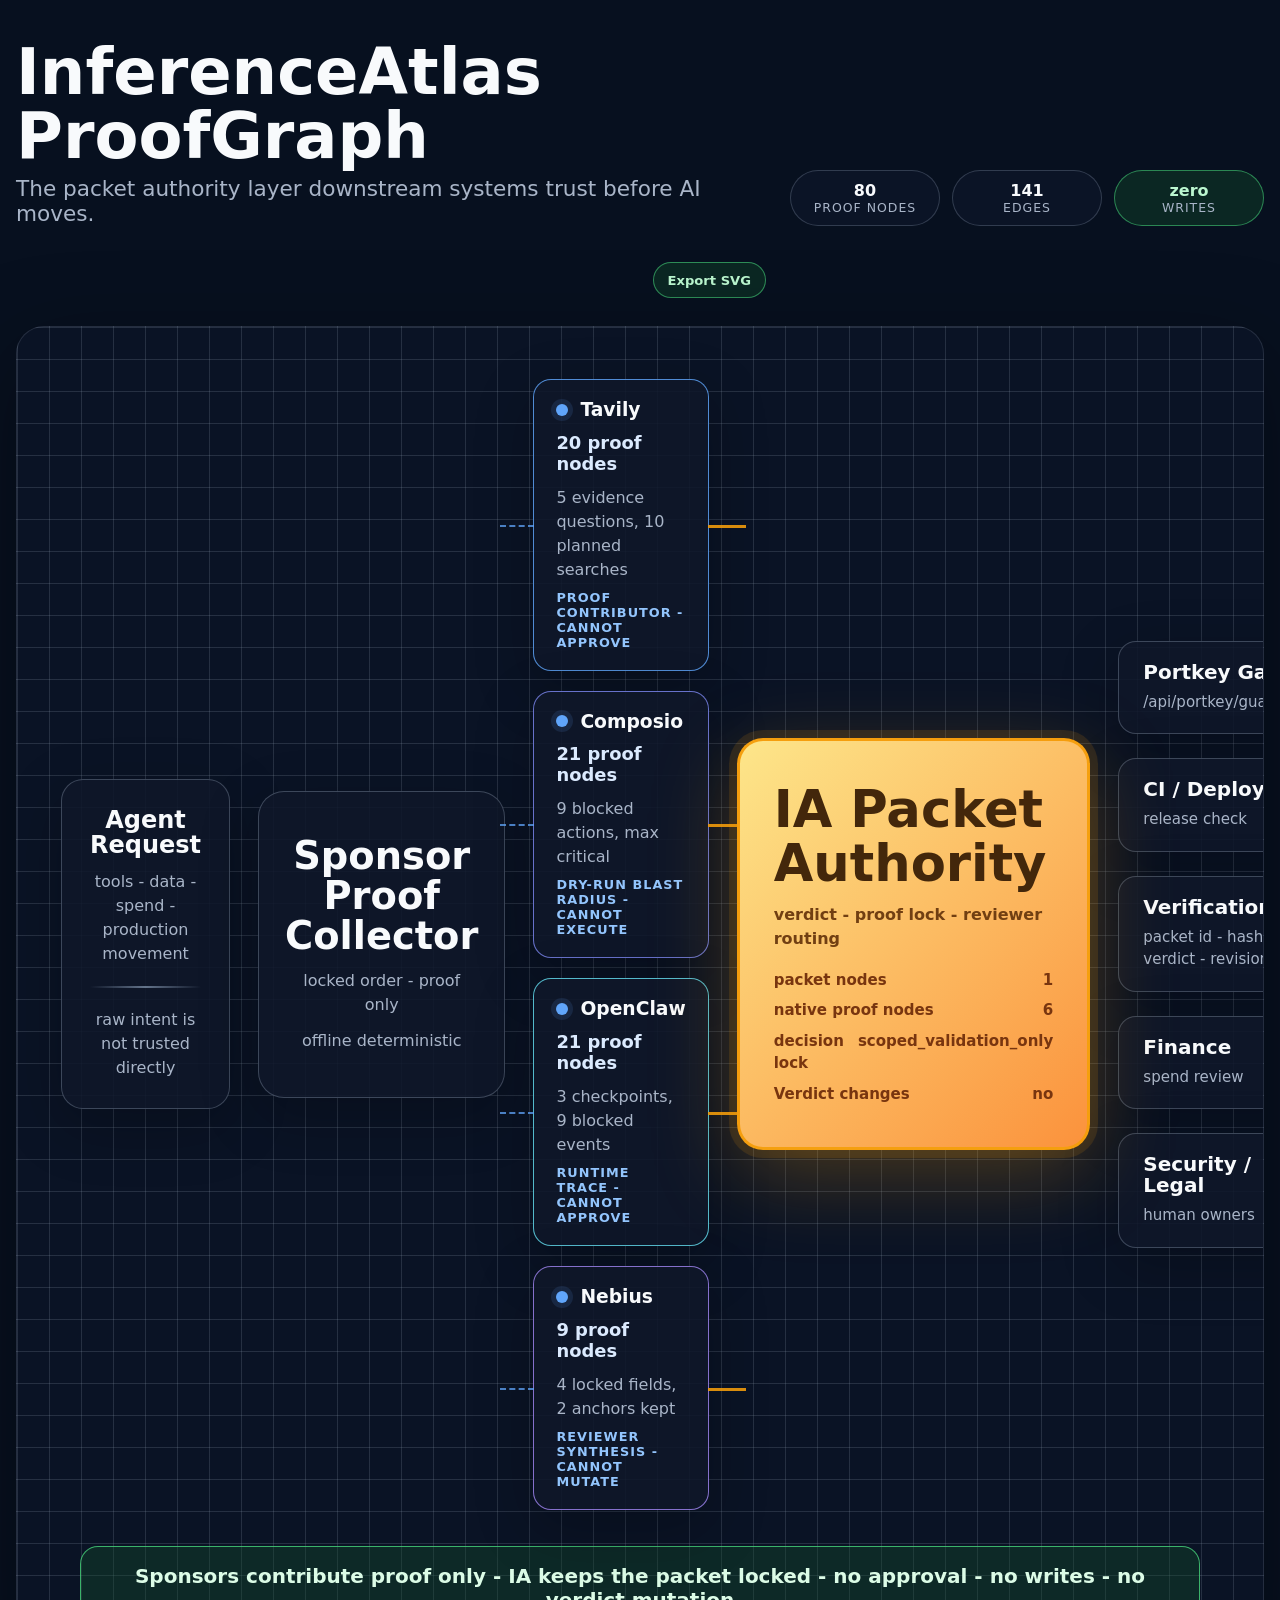
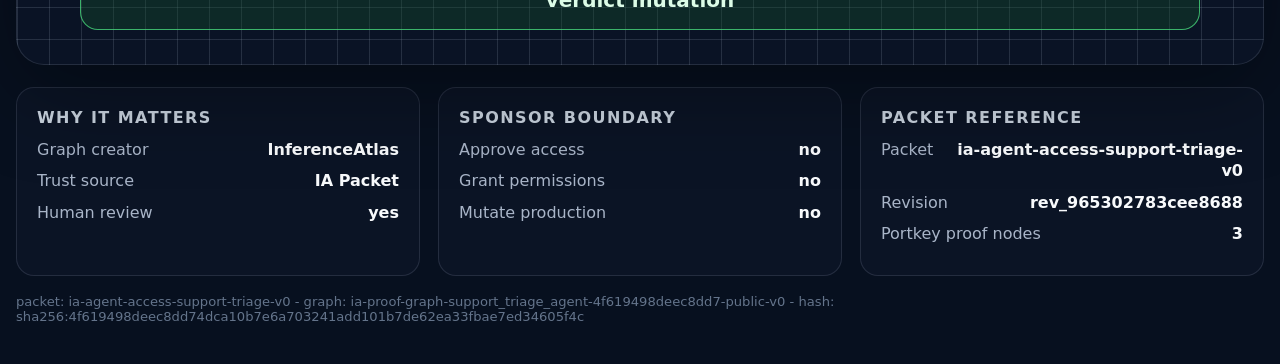
<file: examples/generated/proofgraph.html>
<!doctype html>
<html lang="en">
<head>
  <meta charset="utf-8">
  <meta name="viewport" content="width=device-width, initial-scale=1">
  <title>InferenceAtlas ProofGraph</title>
  <style>
    :root {
      color-scheme: dark;
      --bg: #07101f;
      --panel: #0c1628;
      --panel-strong: #101b31;
      --line: #334155;
      --line-soft: rgba(148, 163, 184, 0.2);
      --text: #f8fafc;
      --muted: #a9b5c8;
      --blue: #60a5fa;
      --cyan: #67e8f9;
      --violet: #a78bfa;
      --amber: #f59e0b;
      --amber-light: #fde68a;
      --green: #4ade80;
    }
    * { box-sizing: border-box; }
    body {
      margin: 0;
      min-height: 100vh;
      background: var(--bg);
      color: var(--text);
      font-family: Inter, ui-sans-serif, system-ui, -apple-system, BlinkMacSystemFont, "Segoe UI", sans-serif;
      letter-spacing: 0;
    }
    main {
      width: min(1480px, calc(100vw - 32px));
      margin: 0 auto;
      padding: 40px 0;
    }
    header {
      display: grid;
      grid-template-columns: minmax(0, 1fr) auto;
      gap: 24px;
      align-items: end;
      margin-bottom: 28px;
    }
    h1 {
      margin: 0 0 8px;
      font-size: clamp(2.2rem, 5vw, 4.4rem);
      line-height: 1;
      font-weight: 740;
    }
    .lede {
      margin: 0;
      color: var(--muted);
      font-size: clamp(1rem, 2vw, 1.35rem);
      max-width: 850px;
    }
    .stats {
      display: flex;
      flex-wrap: wrap;
      justify-content: flex-end;
      gap: 12px;
    }
    .actions {
      display: flex;
      justify-content: flex-end;
      gap: 10px;
      margin-top: 12px;
    }
    .actions a {
      display: inline-flex;
      align-items: center;
      min-height: 36px;
      border: 1px solid rgba(148, 163, 184, 0.3);
      border-radius: 999px;
      padding: 0 14px;
      color: var(--text);
      background: rgba(15, 23, 42, 0.72);
      text-decoration: none;
      font-size: 0.82rem;
      font-weight: 760;
    }
    .actions a.primary {
      border-color: rgba(74, 222, 128, 0.56);
      color: #bbf7d0;
      background: rgba(20, 83, 45, 0.35);
    }
    .stat {
      min-width: 150px;
      border: 1px solid rgba(148, 163, 184, 0.28);
      background: rgba(15, 23, 42, 0.72);
      border-radius: 999px;
      padding: 10px 18px;
      text-align: center;
      color: var(--muted);
    }
    .stat strong {
      display: block;
      color: var(--text);
      font-size: 1rem;
    }
    .stat span {
      display: block;
      font-size: 0.78rem;
      text-transform: uppercase;
      letter-spacing: 0.08em;
    }
    .stat.ok {
      border-color: rgba(74, 222, 128, 0.52);
      background: rgba(20, 83, 45, 0.35);
    }
    .stat.ok strong { color: #bbf7d0; }
    .stage {
      position: relative;
      overflow: hidden;
      border: 1px solid rgba(148, 163, 184, 0.18);
      border-radius: 28px;
      background:
        linear-gradient(var(--line-soft) 1px, transparent 1px),
        linear-gradient(90deg, var(--line-soft) 1px, transparent 1px),
        rgba(15, 23, 42, 0.58);
      background-size: 32px 32px;
      padding: 52px 44px 34px;
      box-shadow: 0 24px 90px rgba(0, 0, 0, 0.35);
    }
    .flow {
      display: grid;
      grid-template-columns: 1.1fr 1.25fr 1.45fr 1.5fr 1.18fr;
      gap: 28px;
      align-items: center;
      min-height: 610px;
    }
    .node, .collector, .packet, .sponsor-card, .downstream-card {
      border: 1px solid rgba(148, 163, 184, 0.35);
      background: rgba(15, 23, 42, 0.88);
      box-shadow: 0 18px 60px rgba(0, 0, 0, 0.24);
    }
    .node, .collector {
      border-radius: 22px;
      padding: 28px;
      text-align: center;
    }
    .node h2, .collector h2, .packet h2, .downstream-card h3, .sponsor-card h3 {
      margin: 0;
      line-height: 1.05;
    }
    .node p, .collector p, .packet p, .downstream-card p, .sponsor-card p {
      margin: 12px 0 0;
      color: var(--muted);
      line-height: 1.5;
    }
    .collector {
      border-radius: 26px;
      padding: 44px 26px;
    }
    .collector h2 {
      font-size: clamp(1.7rem, 3vw, 2.45rem);
    }
    .connector-line {
      width: 100%;
      height: 2px;
      background: linear-gradient(90deg, transparent, #64748b, transparent);
      margin: 20px 0;
    }
    .sponsors {
      display: grid;
      gap: 20px;
    }
    .sponsor-card {
      position: relative;
      border-radius: 18px;
      padding: 20px 22px;
    }
    .sponsor-card::before {
      content: "";
      position: absolute;
      left: -34px;
      top: 50%;
      width: 34px;
      border-top: 2px dashed rgba(96, 165, 250, 0.75);
    }
    .sponsor-card::after {
      content: "";
      position: absolute;
      right: -38px;
      top: 50%;
      width: 38px;
      border-top: 3px solid rgba(245, 158, 11, 0.88);
    }
    .sponsor-heading {
      display: flex;
      align-items: center;
      gap: 12px;
    }
    .sponsor-heading span {
      width: 12px;
      height: 12px;
      border-radius: 50%;
      background: var(--blue);
      box-shadow: 0 0 0 5px rgba(96, 165, 250, 0.12);
    }
    .sponsor-card strong {
      display: block;
      margin-top: 12px;
      font-size: 1.12rem;
      color: #dbeafe;
    }
    .sponsor-card small {
      display: block;
      margin-top: 8px;
      color: #93c5fd;
      font-size: 0.8rem;
      font-weight: 700;
      text-transform: uppercase;
      letter-spacing: 0.08em;
    }
    .sponsor-card.tavily { border-color: rgba(96, 165, 250, 0.82); }
    .sponsor-card.composio { border-color: rgba(129, 140, 248, 0.78); }
    .sponsor-card.openclaw { border-color: rgba(103, 232, 249, 0.78); }
    .sponsor-card.nebius { border-color: rgba(167, 139, 250, 0.78); }
    .packet {
      position: relative;
      border: 3px solid rgba(245, 158, 11, 0.96);
      border-radius: 26px;
      padding: 42px 34px;
      min-height: 260px;
      display: grid;
      align-content: center;
      background: linear-gradient(135deg, var(--amber-light), #fb923c);
      color: #43270b;
      box-shadow: 0 0 0 8px rgba(245, 158, 11, 0.12), 0 24px 86px rgba(245, 158, 11, 0.28);
    }
    .packet h2 {
      font-size: clamp(2rem, 4vw, 3.3rem);
      font-weight: 760;
    }
    .packet p {
      color: #713f12;
      font-weight: 650;
    }
    .packet .mini {
      margin-top: 18px;
      display: grid;
      gap: 8px;
    }
    .packet .mini p {
      margin: 0;
      display: flex;
      justify-content: space-between;
      gap: 14px;
      color: #78350f;
      font-size: 0.94rem;
    }
    .downstream {
      display: grid;
      gap: 24px;
    }
    .downstream-card {
      border-radius: 18px;
      padding: 20px 24px;
      min-height: 88px;
    }
    .downstream-card h3 { font-size: 1.25rem; }
    .downstream-card p {
      margin-top: 8px;
      font-size: 0.94rem;
    }
    .safety-banner {
      width: min(1120px, 100%);
      margin: 36px auto 0;
      border: 1px solid rgba(74, 222, 128, 0.76);
      border-radius: 18px;
      padding: 17px 22px;
      color: #dcfce7;
      background: rgba(20, 83, 45, 0.35);
      text-align: center;
      font-size: clamp(1rem, 2vw, 1.25rem);
      font-weight: 720;
    }
    .details {
      display: grid;
      grid-template-columns: repeat(3, minmax(0, 1fr));
      gap: 18px;
      margin-top: 22px;
    }
    .detail-card {
      border: 1px solid rgba(148, 163, 184, 0.18);
      border-radius: 18px;
      background: rgba(15, 23, 42, 0.62);
      padding: 20px;
    }
    .detail-card h2 {
      margin: 0 0 12px;
      font-size: 1rem;
      text-transform: uppercase;
      letter-spacing: 0.09em;
      color: #cbd5e1;
    }
    .detail-card p {
      display: flex;
      justify-content: space-between;
      gap: 18px;
      margin: 10px 0;
      color: var(--muted);
      line-height: 1.35;
    }
    .detail-card strong { color: var(--text); text-align: right; }
    footer {
      margin-top: 18px;
      color: #64748b;
      font-size: 0.82rem;
      overflow-wrap: anywhere;
    }
    @media (max-width: 1100px) {
      header { grid-template-columns: 1fr; }
      .stats { justify-content: flex-start; }
      .flow { grid-template-columns: 1fr; min-height: auto; }
      .sponsor-card::before, .sponsor-card::after { display: none; }
      .details { grid-template-columns: 1fr; }
    }
    @media (max-width: 640px) {
      main { width: min(100vw - 20px, 1480px); padding: 20px 0; }
      .stage { padding: 24px 16px; border-radius: 20px; }
      .stat { min-width: 132px; }
      .node, .collector, .packet, .sponsor-card, .downstream-card { padding: 20px; }
    }
  </style>
</head>
<body>
  <main>
    <header>
      <div>
        <h1>InferenceAtlas ProofGraph</h1>
        <p class="lede">The packet authority layer downstream systems trust before AI moves.</p>
      </div>
      <div class="stats" aria-label="ProofGraph counts">
        <span class="stat"><strong>80</strong><span>proof nodes</span></span>
        <span class="stat"><strong>141</strong><span>edges</span></span>
        <span class="stat ok"><strong>zero</strong><span>writes</span></span>
      </div>
      <div class="actions" aria-label="ProofGraph export actions">
        <a class="primary" href="/proofgraph.svg?fixture=support_triage_agent" download>Export SVG</a>
      </div>
    </header>

    <section class="stage" aria-label="InferenceAtlas ProofGraph flow">
      <div class="flow">
        <article class="node">
          <h2>Agent Request</h2>
          <p>tools - data - spend - production movement</p>
          <div class="connector-line"></div>
          <p>raw intent is not trusted directly</p>
        </article>

        <article class="collector">
          <h2>Sponsor Proof Collector</h2>
          <p>locked order - proof only</p>
          <p>offline deterministic</p>
        </article>

        <section class="sponsors" aria-label="Sponsor proof contributors">

          <article class="sponsor-card tavily">
            <div class="sponsor-heading"><span></span><h3>Tavily</h3></div>
            <strong>20 proof nodes</strong>
            <p>5 evidence questions, 10 planned searches</p>
            <small>proof contributor - cannot approve</small>
          </article>

          <article class="sponsor-card composio">
            <div class="sponsor-heading"><span></span><h3>Composio</h3></div>
            <strong>21 proof nodes</strong>
            <p>9 blocked actions, max critical</p>
            <small>dry-run blast radius - cannot execute</small>
          </article>

          <article class="sponsor-card openclaw">
            <div class="sponsor-heading"><span></span><h3>OpenClaw</h3></div>
            <strong>21 proof nodes</strong>
            <p>3 checkpoints, 9 blocked events</p>
            <small>runtime trace - cannot approve</small>
          </article>

          <article class="sponsor-card nebius">
            <div class="sponsor-heading"><span></span><h3>Nebius</h3></div>
            <strong>9 proof nodes</strong>
            <p>4 locked fields, 2 anchors kept</p>
            <small>reviewer synthesis - cannot mutate</small>
          </article>
        </section>

        <article class="packet">
          <h2>IA Packet Authority</h2>
          <p>verdict - proof lock - reviewer routing</p>
          <div class="mini">
            <p><span>packet nodes</span><strong>1</strong></p>
            <p><span>native proof nodes</span><strong>6</strong></p>
            <p><span>decision lock</span><strong>scoped_validation_only</strong></p>
            <p><span>Verdict changes</span><strong>no</strong></p>
          </div>
        </article>

        <section class="downstream" aria-label="Downstream consumers">

          <article class="downstream-card">
            <h3>Portkey Gate</h3>
            <p>/api/portkey/guardrail</p>
          </article>

          <article class="downstream-card">
            <h3>CI / Deploy</h3>
            <p>release check</p>
          </article>

          <article class="downstream-card">
            <h3>Verification</h3>
            <p>packet id - hash - verdict - revision</p>
          </article>

          <article class="downstream-card">
            <h3>Finance</h3>
            <p>spend review</p>
          </article>

          <article class="downstream-card">
            <h3>Security / Legal</h3>
            <p>human owners</p>
          </article>
        </section>
      </div>
      <div class="safety-banner">Sponsors contribute proof only - IA keeps the packet locked - no approval - no writes - no verdict mutation</div>
    </section>

    <section class="details" aria-label="ProofGraph proof summary">
      <article class="detail-card">
        <h2>Why It Matters</h2>
        <p><span>Graph creator</span><strong>InferenceAtlas</strong></p>
        <p><span>Trust source</span><strong>IA Packet</strong></p>
        <p><span>Human review</span><strong>yes</strong></p>
      </article>
      <article class="detail-card">
        <h2>Sponsor Boundary</h2>
        <p><span>Approve access</span><strong>no</strong></p>
        <p><span>Grant permissions</span><strong>no</strong></p>
        <p><span>Mutate production</span><strong>no</strong></p>
      </article>
      <article class="detail-card">
        <h2>Packet Reference</h2>
        <p><span>Packet</span><strong>ia-agent-access-support-triage-v0</strong></p>
        <p><span>Revision</span><strong>rev_965302783cee8688</strong></p>
        <p><span>Portkey proof nodes</span><strong>3</strong></p>
      </article>
    </section>

    <footer>
      packet: ia-agent-access-support-triage-v0 - graph: ia-proof-graph-support_triage_agent-4f619498deec8dd7-public-v0 - hash: sha256:4f619498deec8dd74dca10b7e6a703241add101b7de62ea33fbae7ed34605f4c
    </footer>
  </main>
</body>
</html>
</file>
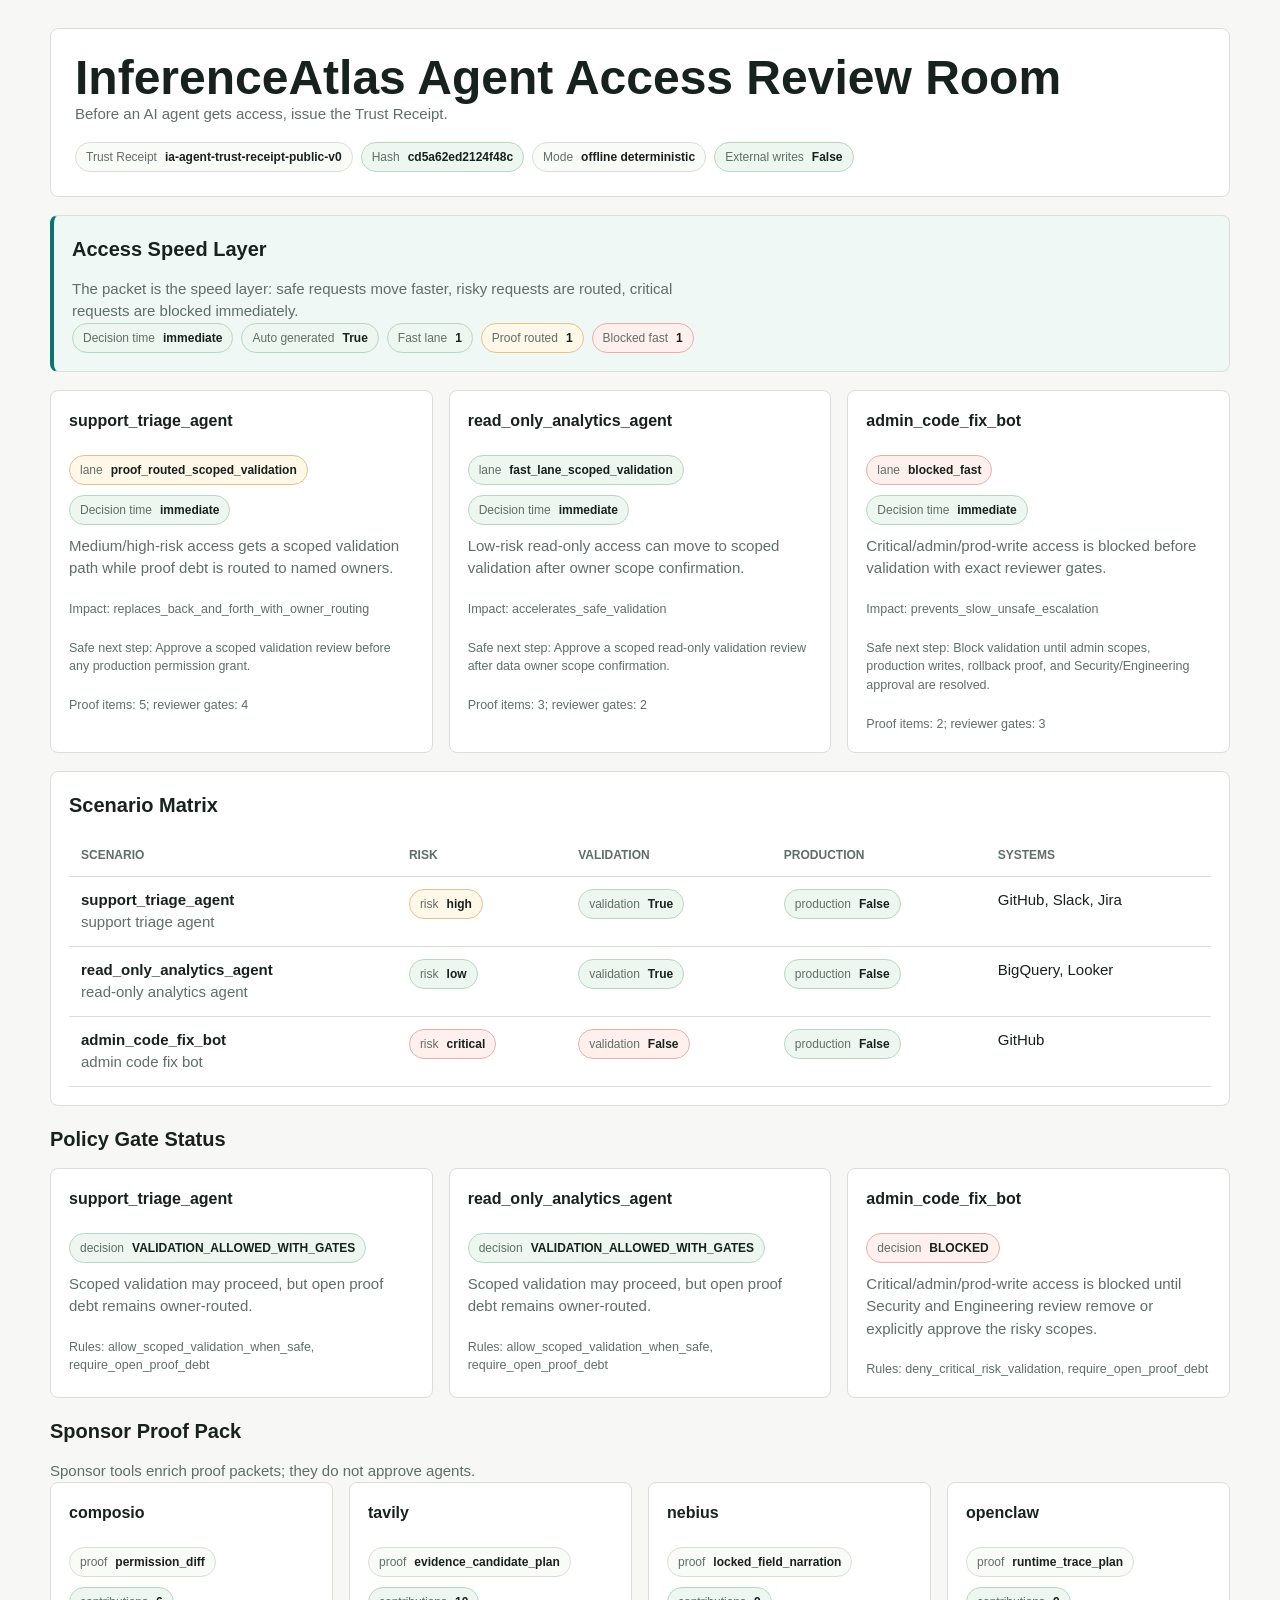
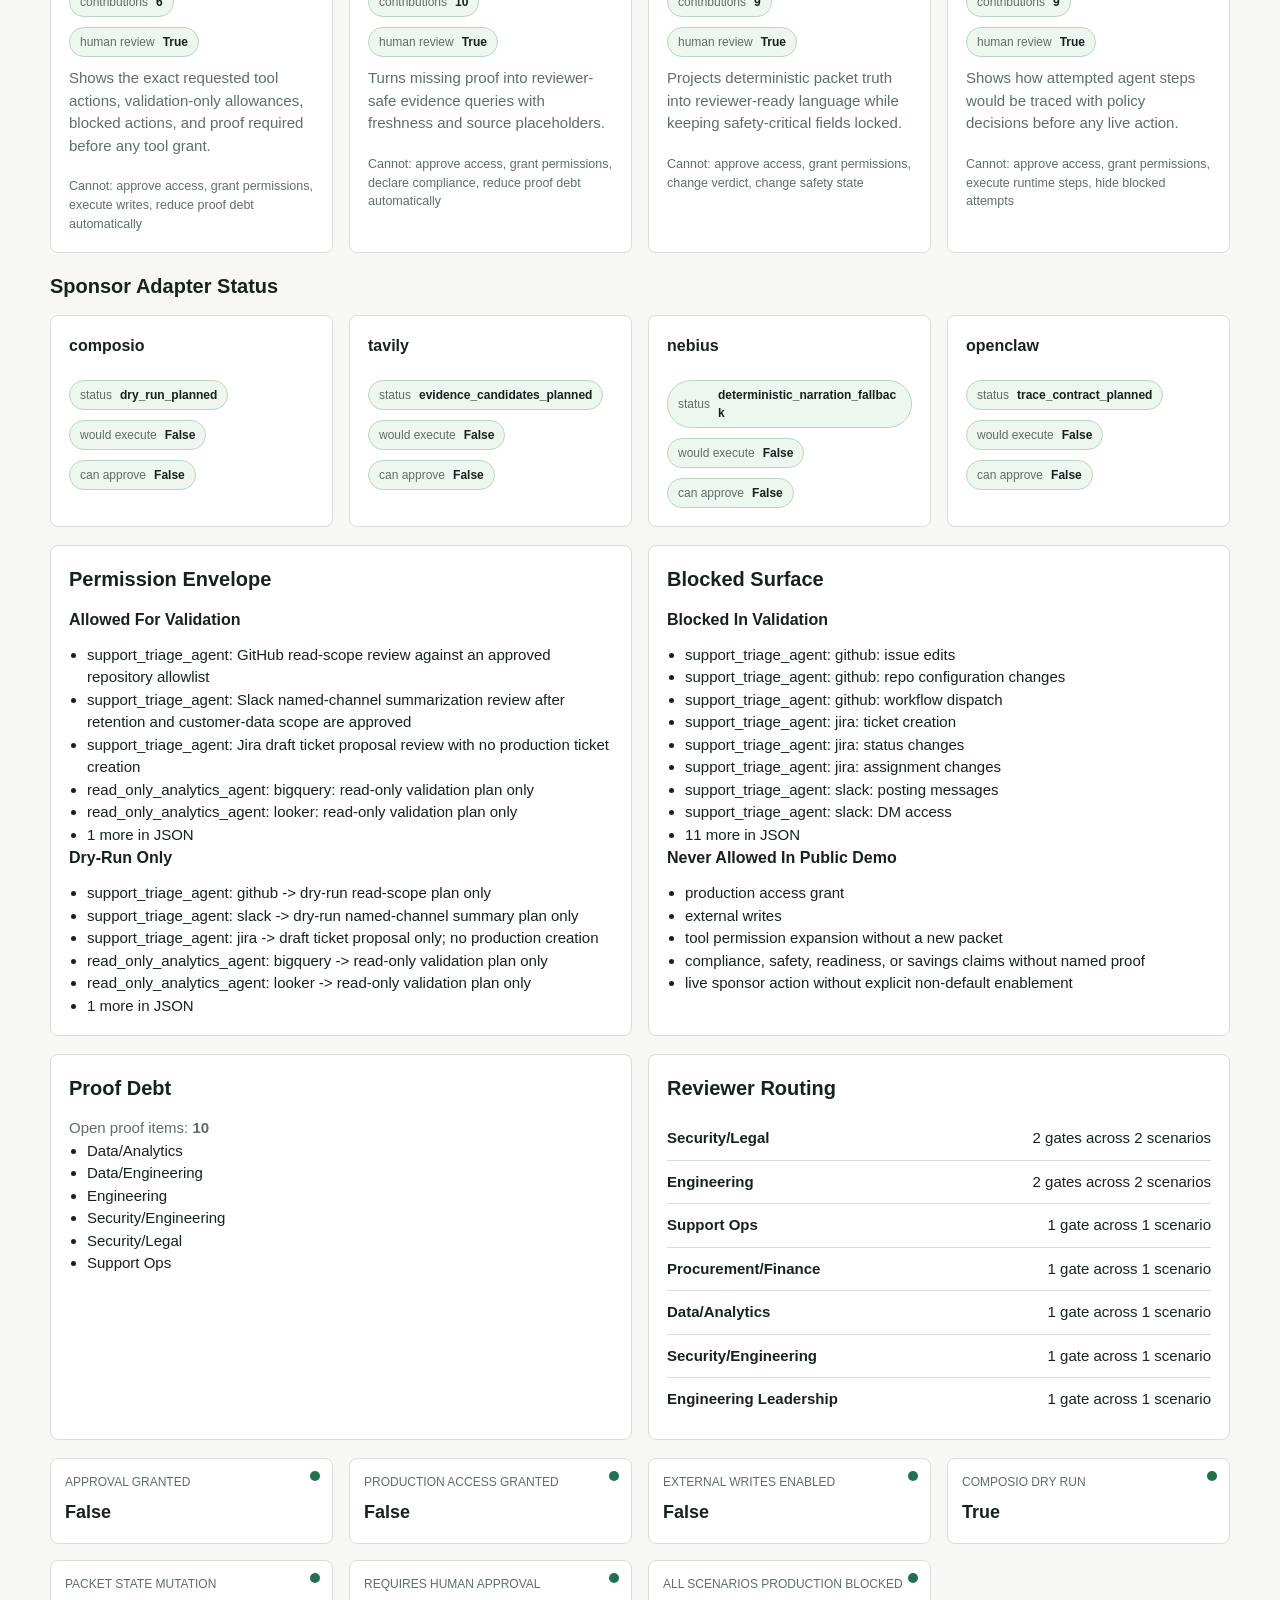
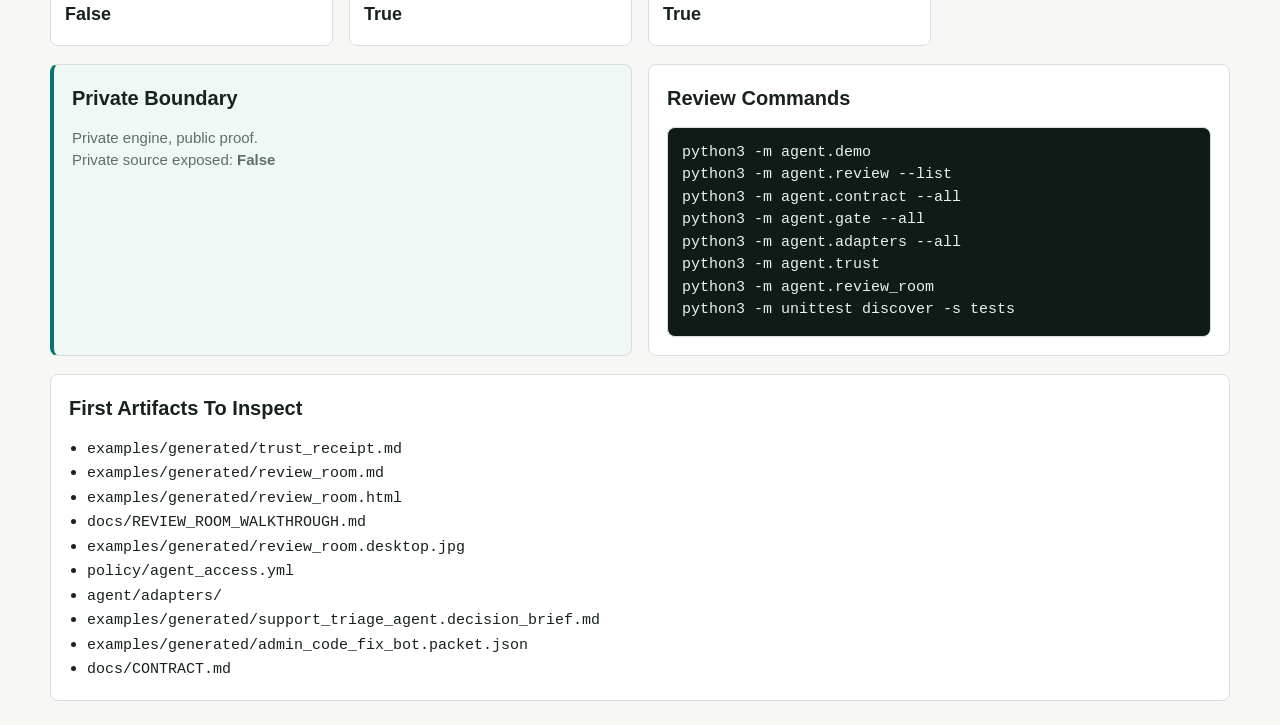
<file: examples/generated/review_room.html>
<!doctype html>
<html lang="en">
<head>
  <meta charset="utf-8">
  <meta name="viewport" content="width=device-width, initial-scale=1">
  <title>InferenceAtlas Agent Access Review Room</title>
  <style>
    :root {
      color-scheme: light;
      --bg: #f7f8f5;
      --surface: #ffffff;
      --ink: #17211d;
      --muted: #5f6e67;
      --line: #d9ded8;
      --teal: #08766f;
      --green: #20724f;
      --amber: #a66412;
      --red: #b63535;
      --blue: #315e9f;
    }
    * { box-sizing: border-box; }
    body {
      margin: 0;
      background: var(--bg);
      color: var(--ink);
      font: 15px/1.5 -apple-system, BlinkMacSystemFont, "Segoe UI", sans-serif;
    }
    main { width: min(1180px, calc(100vw - 32px)); margin: 0 auto; padding: 28px 0 44px; }
    header {
      border: 1px solid var(--line);
      background: var(--surface);
      border-radius: 8px;
      padding: 24px;
      display: grid;
      gap: 16px;
    }
    h1 { margin: 0; font-size: clamp(28px, 4vw, 48px); line-height: 1.05; letter-spacing: 0; }
    h2 { margin: 0 0 14px; font-size: 20px; letter-spacing: 0; }
    h3 { margin: 0 0 12px; font-size: 16px; letter-spacing: 0; }
    p { margin: 0; color: var(--muted); max-width: 76ch; }
    code, pre { font-family: ui-monospace, SFMono-Regular, Menlo, Consolas, monospace; }
    pre { margin: 0; white-space: pre-wrap; border: 1px solid var(--line); border-radius: 8px; padding: 14px; background: #101a17; color: #e9f2ed; }
    table { width: 100%; border-collapse: collapse; }
    th, td { text-align: left; padding: 12px; border-bottom: 1px solid var(--line); vertical-align: top; }
    th { font-size: 12px; color: var(--muted); text-transform: uppercase; }
    td span { display: block; color: var(--muted); }
    ul { margin: 0; padding-left: 18px; }
    li, code { overflow-wrap: anywhere; }
    small { display: block; color: var(--muted); margin-top: 10px; }
    .hash { display: flex; flex-wrap: wrap; gap: 8px; align-items: center; }
    .grid { display: grid; gap: 16px; }
    .two { grid-template-columns: repeat(2, minmax(0, 1fr)); }
    .three { grid-template-columns: repeat(3, minmax(0, 1fr)); }
    .four { grid-template-columns: repeat(4, minmax(0, 1fr)); }
    .section { margin-top: 18px; }
    .panel {
      border: 1px solid var(--line);
      background: var(--surface);
      border-radius: 8px;
      padding: 18px;
      min-width: 0;
    }
    .compact { display: grid; gap: 10px; align-content: start; }
    .pill {
      display: inline-flex;
      align-items: center;
      gap: 8px;
      width: fit-content;
      max-width: 100%;
      border: 1px solid var(--line);
      border-radius: 999px;
      padding: 5px 10px;
      background: #f9fbf7;
      color: var(--muted);
      font-size: 12px;
    }
    .pill strong { color: var(--ink); overflow-wrap: anywhere; }
    .pill span { display: inline; color: inherit; }
    .pill.ok { border-color: #b7d7c2; background: #edf7ef; }
    .pill.warn { border-color: #e1c28e; background: #fff7e7; }
    .pill.danger { border-color: #e6b0aa; background: #fff0ee; }
    .metric { position: relative; border: 1px solid var(--line); border-radius: 8px; padding: 14px; background: var(--surface); min-height: 86px; }
    .metric span { display: block; color: var(--muted); font-size: 12px; text-transform: uppercase; margin-bottom: 8px; }
    .metric strong { font-size: 18px; overflow-wrap: anywhere; }
    .metric i { position: absolute; right: 12px; top: 12px; width: 10px; height: 10px; border-radius: 50%; background: var(--green); }
    .metric i.danger { background: var(--red); }
    .callout { border-left: 4px solid var(--teal); background: #eff8f4; }
    .dangerText { color: var(--red); font-weight: 700; }
    .ownerLine { display: flex; justify-content: space-between; gap: 12px; border-bottom: 1px solid var(--line); padding: 10px 0; }
    .ownerLine:last-child { border-bottom: 0; }
    @media (max-width: 840px) {
      main { width: min(100vw - 20px, 1180px); padding-top: 10px; }
      header { padding: 18px; }
      .two, .three, .four { grid-template-columns: 1fr; }
      table, thead, tbody, tr, th, td { display: block; width: 100%; }
      thead { display: none; }
      tr { border-bottom: 1px solid var(--line); padding: 10px 0; }
      tr:last-child { border-bottom: 0; }
      td {
        border-bottom: 0;
        padding: 8px 0;
        display: flex;
        justify-content: space-between;
        gap: 12px;
      }
      td::before {
        content: attr(data-label);
        flex: 0 0 88px;
        color: var(--muted);
        font-size: 12px;
        font-weight: 700;
        text-transform: uppercase;
      }
      td:first-child { display: block; }
      td:first-child::before { display: block; margin-bottom: 4px; }
      th:nth-child(5), td:nth-child(5) { display: none; }
    }
  </style>
</head>
<body>
<main>
  <header>
    <div>
      <h1>InferenceAtlas Agent Access Review Room</h1>
      <p>Before an AI agent gets access, issue the Trust Receipt.</p>
    </div>
    <div class="hash">
      <span class="pill neutral"><span>Trust Receipt</span><strong>ia-agent-trust-receipt-public-v0</strong></span>
      <span class="pill ok"><span>Hash</span><strong>cd5a62ed2124f48c</strong></span>
      <span class="pill neutral"><span>Mode</span><strong>offline deterministic</strong></span>
      <span class="pill ok"><span>External writes</span><strong>False</strong></span>
    </div>
  </header>

  <section class="section panel callout">
    <h2>Access Speed Layer</h2>
    <p>The packet is the speed layer: safe requests move faster, risky requests are routed, critical requests are blocked immediately.</p>
    <div class="hash">
      <span class="pill ok"><span>Decision time</span><strong>immediate</strong></span>
      <span class="pill ok"><span>Auto generated</span><strong>True</strong></span>
      <span class="pill ok"><span>Fast lane</span><strong>1</strong></span>
      <span class="pill warn"><span>Proof routed</span><strong>1</strong></span>
      <span class="pill danger"><span>Blocked fast</span><strong>1</strong></span>
    </div>
  </section>

  <section class="section">
    <div class="grid three">
      <article class="panel compact"><h3>support_triage_agent</h3><span class="pill warn"><span>lane</span><strong>proof_routed_scoped_validation</strong></span><span class="pill ok"><span>Decision time</span><strong>immediate</strong></span><p>Medium/high-risk access gets a scoped validation path while proof debt is routed to named owners.</p><small>Impact: replaces_back_and_forth_with_owner_routing</small><small>Safe next step: Approve a scoped validation review before any production permission grant.</small><small>Proof items: 5; reviewer gates: 4</small></article>
<article class="panel compact"><h3>read_only_analytics_agent</h3><span class="pill ok"><span>lane</span><strong>fast_lane_scoped_validation</strong></span><span class="pill ok"><span>Decision time</span><strong>immediate</strong></span><p>Low-risk read-only access can move to scoped validation after owner scope confirmation.</p><small>Impact: accelerates_safe_validation</small><small>Safe next step: Approve a scoped read-only validation review after data owner scope confirmation.</small><small>Proof items: 3; reviewer gates: 2</small></article>
<article class="panel compact"><h3>admin_code_fix_bot</h3><span class="pill danger"><span>lane</span><strong>blocked_fast</strong></span><span class="pill ok"><span>Decision time</span><strong>immediate</strong></span><p>Critical/admin/prod-write access is blocked before validation with exact reviewer gates.</p><small>Impact: prevents_slow_unsafe_escalation</small><small>Safe next step: Block validation until admin scopes, production writes, rollback proof, and Security/Engineering approval are resolved.</small><small>Proof items: 2; reviewer gates: 3</small></article>
    </div>
  </section>

  <section class="section panel">
    <h2>Scenario Matrix</h2>
    <table>
      <thead><tr><th>Scenario</th><th>Risk</th><th>Validation</th><th>Production</th><th>Systems</th></tr></thead>
      <tbody><tr><td data-label="Scenario"><strong>support_triage_agent</strong><span>support triage agent</span></td><td data-label="Risk"><span class="pill warn"><span>risk</span><strong>high</strong></span></td><td data-label="Validation"><span class="pill ok"><span>validation</span><strong>True</strong></span></td><td data-label="Production"><span class="pill ok"><span>production</span><strong>False</strong></span></td><td data-label="Systems">GitHub, Slack, Jira</td></tr>
<tr><td data-label="Scenario"><strong>read_only_analytics_agent</strong><span>read-only analytics agent</span></td><td data-label="Risk"><span class="pill ok"><span>risk</span><strong>low</strong></span></td><td data-label="Validation"><span class="pill ok"><span>validation</span><strong>True</strong></span></td><td data-label="Production"><span class="pill ok"><span>production</span><strong>False</strong></span></td><td data-label="Systems">BigQuery, Looker</td></tr>
<tr><td data-label="Scenario"><strong>admin_code_fix_bot</strong><span>admin code fix bot</span></td><td data-label="Risk"><span class="pill danger"><span>risk</span><strong>critical</strong></span></td><td data-label="Validation"><span class="pill danger"><span>validation</span><strong>False</strong></span></td><td data-label="Production"><span class="pill ok"><span>production</span><strong>False</strong></span></td><td data-label="Systems">GitHub</td></tr></tbody>
    </table>
  </section>

  <section class="section">
    <h2>Policy Gate Status</h2>
    <div class="grid three">
      <article class="panel compact"><h3>support_triage_agent</h3><span class="pill ok"><span>decision</span><strong>VALIDATION_ALLOWED_WITH_GATES</strong></span><p>Scoped validation may proceed, but open proof debt remains owner-routed.</p><small>Rules: allow_scoped_validation_when_safe, require_open_proof_debt</small></article>
<article class="panel compact"><h3>read_only_analytics_agent</h3><span class="pill ok"><span>decision</span><strong>VALIDATION_ALLOWED_WITH_GATES</strong></span><p>Scoped validation may proceed, but open proof debt remains owner-routed.</p><small>Rules: allow_scoped_validation_when_safe, require_open_proof_debt</small></article>
<article class="panel compact"><h3>admin_code_fix_bot</h3><span class="pill danger"><span>decision</span><strong>BLOCKED</strong></span><p>Critical/admin/prod-write access is blocked until Security and Engineering review remove or explicitly approve the risky scopes.</p><small>Rules: deny_critical_risk_validation, require_open_proof_debt</small></article>
    </div>
  </section>

  <section class="section">
    <h2>Sponsor Proof Pack</h2>
    <p>Sponsor tools enrich proof packets; they do not approve agents.</p>
    <div class="grid four">
      <article class="panel compact"><h3>composio</h3><span class="pill neutral"><span>proof</span><strong>permission_diff</strong></span><span class="pill ok"><span>contributions</span><strong>6</strong></span><span class="pill ok"><span>human review</span><strong>True</strong></span><p>Shows the exact requested tool actions, validation-only allowances, blocked actions, and proof required before any tool grant.</p><small>Cannot: approve access, grant permissions, execute writes, reduce proof debt automatically</small></article>
<article class="panel compact"><h3>tavily</h3><span class="pill neutral"><span>proof</span><strong>evidence_candidate_plan</strong></span><span class="pill ok"><span>contributions</span><strong>10</strong></span><span class="pill ok"><span>human review</span><strong>True</strong></span><p>Turns missing proof into reviewer-safe evidence queries with freshness and source placeholders.</p><small>Cannot: approve access, grant permissions, declare compliance, reduce proof debt automatically</small></article>
<article class="panel compact"><h3>nebius</h3><span class="pill neutral"><span>proof</span><strong>locked_field_narration</strong></span><span class="pill ok"><span>contributions</span><strong>9</strong></span><span class="pill ok"><span>human review</span><strong>True</strong></span><p>Projects deterministic packet truth into reviewer-ready language while keeping safety-critical fields locked.</p><small>Cannot: approve access, grant permissions, change verdict, change safety state</small></article>
<article class="panel compact"><h3>openclaw</h3><span class="pill neutral"><span>proof</span><strong>runtime_trace_plan</strong></span><span class="pill ok"><span>contributions</span><strong>9</strong></span><span class="pill ok"><span>human review</span><strong>True</strong></span><p>Shows how attempted agent steps would be traced with policy decisions before any live action.</p><small>Cannot: approve access, grant permissions, execute runtime steps, hide blocked attempts</small></article>
    </div>
  </section>

  <section class="section">
    <h2>Sponsor Adapter Status</h2>
    <div class="grid four">
      <article class="panel compact"><h3>composio</h3><span class="pill ok"><span>status</span><strong>dry_run_planned</strong></span><span class="pill ok"><span>would execute</span><strong>False</strong></span><span class="pill ok"><span>can approve</span><strong>False</strong></span></article>
<article class="panel compact"><h3>tavily</h3><span class="pill ok"><span>status</span><strong>evidence_candidates_planned</strong></span><span class="pill ok"><span>would execute</span><strong>False</strong></span><span class="pill ok"><span>can approve</span><strong>False</strong></span></article>
<article class="panel compact"><h3>nebius</h3><span class="pill ok"><span>status</span><strong>deterministic_narration_fallback</strong></span><span class="pill ok"><span>would execute</span><strong>False</strong></span><span class="pill ok"><span>can approve</span><strong>False</strong></span></article>
<article class="panel compact"><h3>openclaw</h3><span class="pill ok"><span>status</span><strong>trace_contract_planned</strong></span><span class="pill ok"><span>would execute</span><strong>False</strong></span><span class="pill ok"><span>can approve</span><strong>False</strong></span></article>
    </div>
  </section>

  <section class="section grid two">
    <article class="panel">
      <h2>Permission Envelope</h2>
      <h3>Allowed For Validation</h3>
      <ul><li>support_triage_agent: GitHub read-scope review against an approved repository allowlist</li><li>support_triage_agent: Slack named-channel summarization review after retention and customer-data scope are approved</li><li>support_triage_agent: Jira draft ticket proposal review with no production ticket creation</li><li>read_only_analytics_agent: bigquery: read-only validation plan only</li><li>read_only_analytics_agent: looker: read-only validation plan only</li><li>1 more in JSON</li></ul>
      <h3>Dry-Run Only</h3>
      <ul><li>support_triage_agent: github -&gt; dry-run read-scope plan only</li><li>support_triage_agent: slack -&gt; dry-run named-channel summary plan only</li><li>support_triage_agent: jira -&gt; draft ticket proposal only; no production creation</li><li>read_only_analytics_agent: bigquery -&gt; read-only validation plan only</li><li>read_only_analytics_agent: looker -&gt; read-only validation plan only</li><li>1 more in JSON</li></ul>
    </article>
    <article class="panel">
      <h2>Blocked Surface</h2>
      <h3>Blocked In Validation</h3>
      <ul><li>support_triage_agent: github: issue edits</li><li>support_triage_agent: github: repo configuration changes</li><li>support_triage_agent: github: workflow dispatch</li><li>support_triage_agent: jira: ticket creation</li><li>support_triage_agent: jira: status changes</li><li>support_triage_agent: jira: assignment changes</li><li>support_triage_agent: slack: posting messages</li><li>support_triage_agent: slack: DM access</li><li>11 more in JSON</li></ul>
      <h3>Never Allowed In Public Demo</h3>
      <ul><li>production access grant</li><li>external writes</li><li>tool permission expansion without a new packet</li><li>compliance, safety, readiness, or savings claims without named proof</li><li>live sponsor action without explicit non-default enablement</li></ul>
    </article>
  </section>

  <section class="section grid two">
    <article class="panel">
      <h2>Proof Debt</h2>
      <p>Open proof items: <strong>10</strong></p>
      <ul><li>Data/Analytics</li><li>Data/Engineering</li><li>Engineering</li><li>Security/Engineering</li><li>Security/Legal</li><li>Support Ops</li></ul>
    </article>
    <article class="panel">
      <h2>Reviewer Routing</h2>
      <div class="ownerLine"><strong>Security/Legal</strong><span>2 gates across 2 scenarios</span></div><div class="ownerLine"><strong>Engineering</strong><span>2 gates across 2 scenarios</span></div><div class="ownerLine"><strong>Support Ops</strong><span>1 gate across 1 scenario</span></div><div class="ownerLine"><strong>Procurement/Finance</strong><span>1 gate across 1 scenario</span></div><div class="ownerLine"><strong>Data/Analytics</strong><span>1 gate across 1 scenario</span></div><div class="ownerLine"><strong>Security/Engineering</strong><span>1 gate across 1 scenario</span></div><div class="ownerLine"><strong>Engineering Leadership</strong><span>1 gate across 1 scenario</span></div>
    </article>
  </section>

  <section class="section grid four">
    <div class="metric"><span>approval granted</span><strong>False</strong><i class="ok"></i></div>
<div class="metric"><span>production access granted</span><strong>False</strong><i class="ok"></i></div>
<div class="metric"><span>external writes enabled</span><strong>False</strong><i class="ok"></i></div>
<div class="metric"><span>composio dry run</span><strong>True</strong><i class="ok"></i></div>
<div class="metric"><span>packet state mutation</span><strong>False</strong><i class="ok"></i></div>
<div class="metric"><span>requires human approval</span><strong>True</strong><i class="ok"></i></div>
<div class="metric"><span>all scenarios production blocked</span><strong>True</strong><i class="ok"></i></div>
  </section>

  <section class="section grid two">
    <article class="panel callout">
      <h2>Private Boundary</h2>
      <p>Private engine, public proof.</p>
      <p>Private source exposed: <strong>False</strong></p>
    </article>
    <article class="panel">
      <h2>Review Commands</h2>
      <pre><code>python3 -m agent.demo
python3 -m agent.review --list
python3 -m agent.contract --all
python3 -m agent.gate --all
python3 -m agent.adapters --all
python3 -m agent.trust
python3 -m agent.review_room
python3 -m unittest discover -s tests</code></pre>
    </article>
  </section>

  <section class="section panel">
    <h2>First Artifacts To Inspect</h2>
    <ul><li><code>examples/generated/trust_receipt.md</code></li><li><code>examples/generated/review_room.md</code></li><li><code>examples/generated/review_room.html</code></li><li><code>docs/REVIEW_ROOM_WALKTHROUGH.md</code></li><li><code>examples/generated/review_room.desktop.jpg</code></li><li><code>policy/agent_access.yml</code></li><li><code>agent/adapters/</code></li><li><code>examples/generated/support_triage_agent.decision_brief.md</code></li><li><code>examples/generated/admin_code_fix_bot.packet.json</code></li><li><code>docs/CONTRACT.md</code></li></ul>
  </section>
</main>
</body>
</html>
</file>
